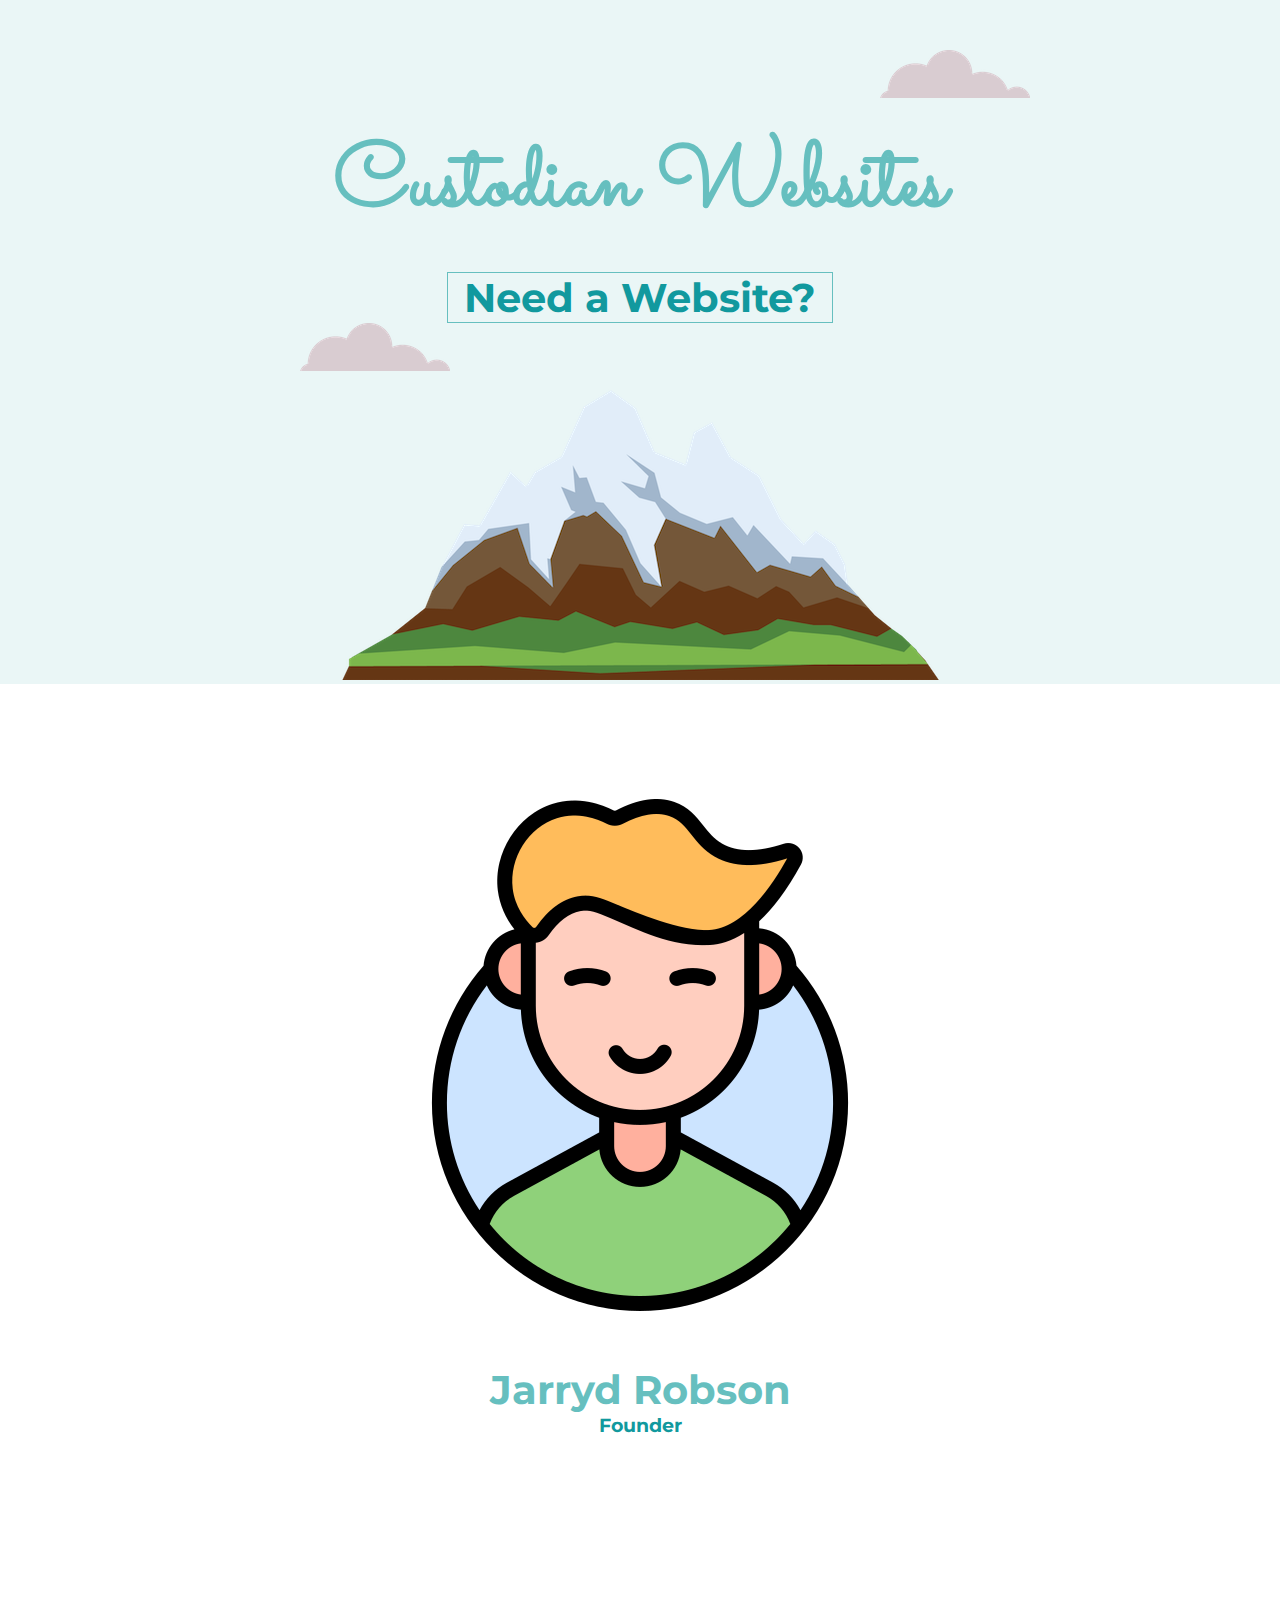
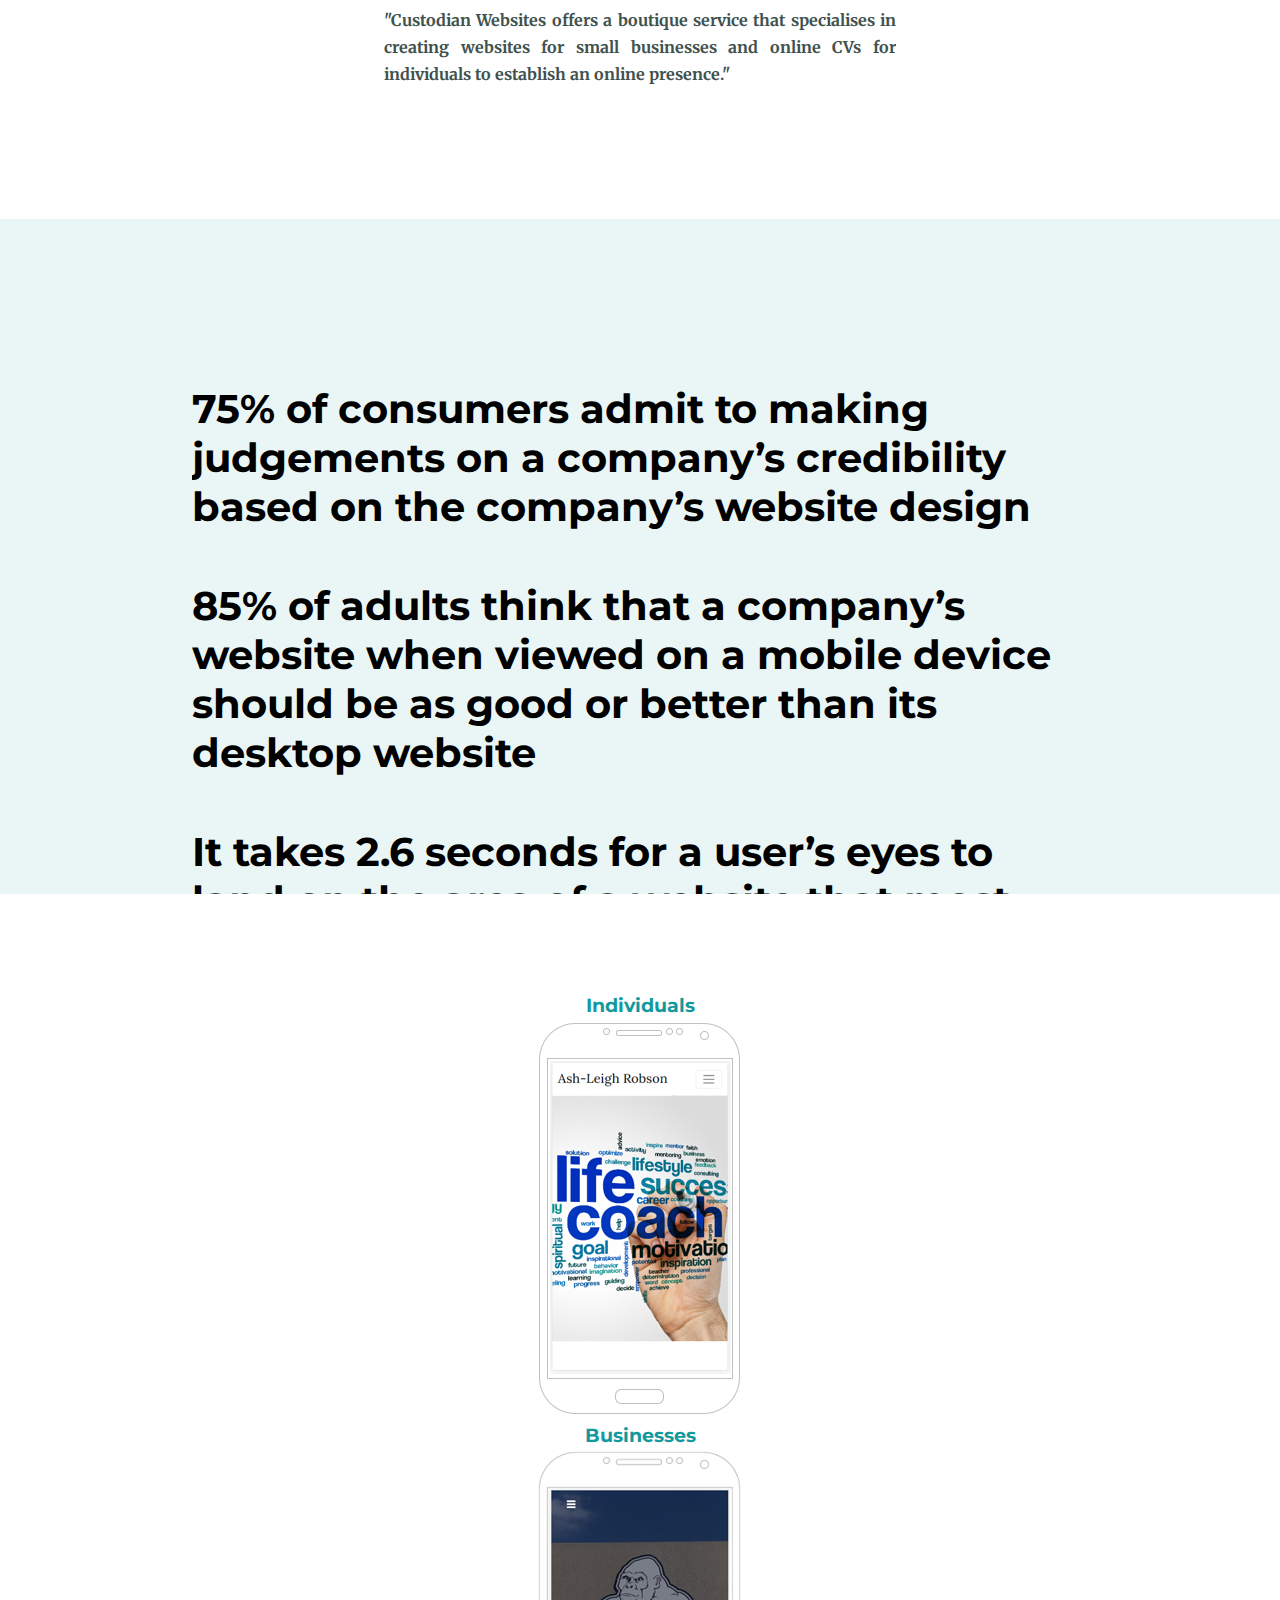
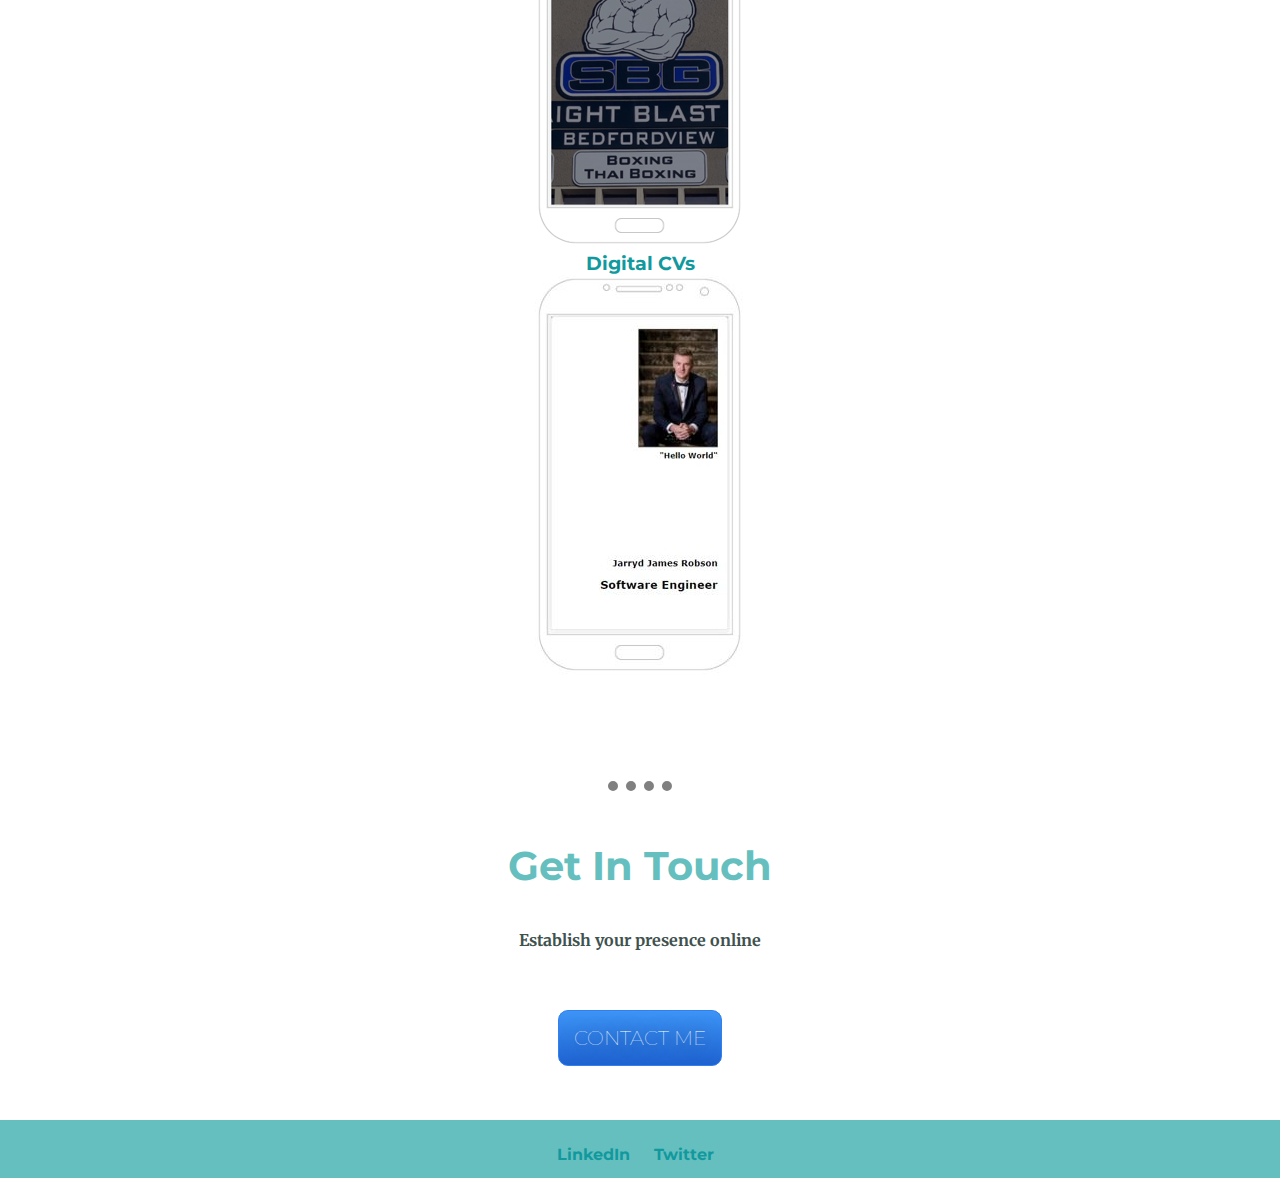
<file: index.html>
<!DOCTYPE html>
<html lang="en" dir="ltr">

<head>
  <meta charset="utf-8">
  <meta content="width=device-width, initial-scale=1" name="viewport" />
  <title>Custodian Websites</title>

  <!-- Fontawesome -->
  <link rel="stylesheet" href="https://use.fontawesome.com/releases/v5.15.4/css/all.css" integrity="sha384-DyZ88mC6Up2uqS4h/KRgHuoeGwBcD4Ng9SiP4dIRy0EXTlnuz47vAwmeGwVChigm" crossorigin="anonymous">

  <!-- Icon -->
  <link rel="icon" href="favicon.ico">

  <!-- Javascript -->
  <script src="https://cdn.jsdelivr.net/npm/bootstrap@5.1.3/dist/js/bootstrap.bundle.min.js" integrity="sha384-ka7Sk0Gln4gmtz2MlQnikT1wXgYsOg+OMhuP+IlRH9sENBO0LRn5q+8nbTov4+1p" crossorigin="anonymous"></script>

  <!-- Bootstrap -->
  <link href="https://cdn.jsdelivr.net/npm/bootstrap@5.1.3/dist/css/bootstrap.min.css" rel="stylesheet" integrity="sha384-1BmE4kWBq78iYhFldvKuhfTAU6auU8tT94WrHftjDbrCEXSU1oBoqyl2QvZ6jIW3" crossorigin="anonymous">

  <!-- Font Import -->
  <link href="https://fonts.googleapis.com/css2?family=Merriweather:wght@300&family=Montserrat:wght@100&family=Sacramento&display=swap" rel="stylesheet">

  <!-- Stylesheet -->
  <link rel="stylesheet" href="style.css">
</head>

<body>

  <!-- Top Section -->
  <div class="nav-bar">
    <img class="top-cloud" src="cloud.png" alt="cloud-img">
    <h1>Custodian Websites</h1>
    <h2 class="first-call"><a href="#contact-me">Need a Website?</a></h2>
    <img class="bottom-cloud" src="cloud.png" alt="cloud-img">
    <img class="mountain" src="mountain.png" alt="mountain-img">
  </div>

  <!-- Section About Founder -->
  <div class="container">
    <div class="middle-container row">
      <div class="col-lg-6">
        <img class="profile-pic" src="man.png" alt="Jay-img">
        <h2>Jarryd Robson</h2>
        <h3>Founder</h>
      </div>
      <div class="profile col-lg-6 about">
        <p>"Custodian Websites offers a boutique service that specialises in creating websites for small businesses and online CVs for individuals to establish an online presence."</p>
      </div>
    </div>
  </div>


  <section class="web-stats">
    <div id="carouselExampleControls" class="carousel slide" data-bs-ride="false">
      <div class="carousel-inner">
        <div class="carousel-item active">
          <h2 class="stats">75% of consumers admit to making judgements on a company’s credibility based on the company’s website design</h>
        </div>
        <div class="carousel-item">
          <h2 class="stats">85% of adults think that a company’s website when viewed on a mobile device should be as good or better than its desktop website</h>
        </div>
        <div class="carousel-item">
          <h2 class="stats">It takes 2.6 seconds for a user’s eyes to land on the area of a website that most influences their first impression</h>
        </div>
        <div class="carousel-item">
          <h2 class="stats">Users spend an average of 5.94 seconds looking at a website’s main image</h>
        </div>
      </div>
      <button class="carousel-control-prev" type="button" data-bs-target="#carouselExampleControls" data-bs-slide="prev">
        <span class="carousel-control-prev-icon" aria-hidden="true"></span>
        <span class="visually-hidden">Previous</span>
      </button>
      <button class="carousel-control-next" type="button" data-bs-target="#carouselExampleControls" data-bs-slide="next">
        <span class="carousel-control-next-icon" aria-hidden="true"></span>
        <span class="visually-hidden">Next</span>
      </button>
    </div>
  </section>

  <div class="skills">
    <h2>My Skills.</h2>
    <div class="skill-row">
      <img class="program-img" src="programming.png" alt="programming-img">
      <h3>Making Websites</h3>
      <p>Lorem ipsum dolor sit amet, quis in duis, iaculis id felis. Consectetuer vestibulum, nunc urna lectus, erat ligula. Hendrerit nam, lectus ante, ut lorem eros.</p>
    </div>
    <div class="skill-row">
      <img class="bjj-img" src="karate.png" alt="gi-img">
      <h3>Brazillian Jiu Jitsu</h3>
      <p>Lorem ipsum dolor sit amet, mauris sed consectetuer. Etiam et eu, bibendum interdum, lacus quis mauris. Curabitur wisi, quisque vel eu, rutrum nam.</p>
    </div>
  </div>

<!-- portfolio section -->
  <div class="row portfolio">
    <div class="col-md-4">
      <h3>Individuals</h3>
      <a href="https://www.coachash.co.za" target="_blank"><img src="individuals.png" alt="Ash-website-img"></a>
    </div>
    <div class="col-md-4">
      <h3>Businesses</h3>
      <a href="https://jayrbsn.github.io/SBG/" target="_blank"><img src="businesses.png" alt="sbg-img"></a>
    </div>
    <div class="col-md-4">
      <h3>Digital CVs</h3>
      <a href="https://jayrbsn.github.io/Hire-Me/" target="_blank"><img src="CVs.png" alt="cv-img"></a>
    </div>

  </div>

  <hr>

  <!-- Contact Section -->
  <div id="contact-me">
    <h2>Get In Touch</h2>
    <p>Establish your presence online</p>
    <a href="mailto:jayrbsn@gmail.com" class="BUTTON_GAZ">CONTACT ME</a>
  </div>
  </div>


  <div class="bottom-container">
    <a class="footer-link" href="https://www.linkedin.com/in/jarryd-robson-0763a649/" target="_blank">LinkedIn<i class="fab fa-linkedin"></i></a>
    <a class="footer-link" href="https://twitter.com/robson_web" target="_blank">Twitter<i class="fab fa-twitter-square"></i></a>
  </div>
</body>

</html>
</file>
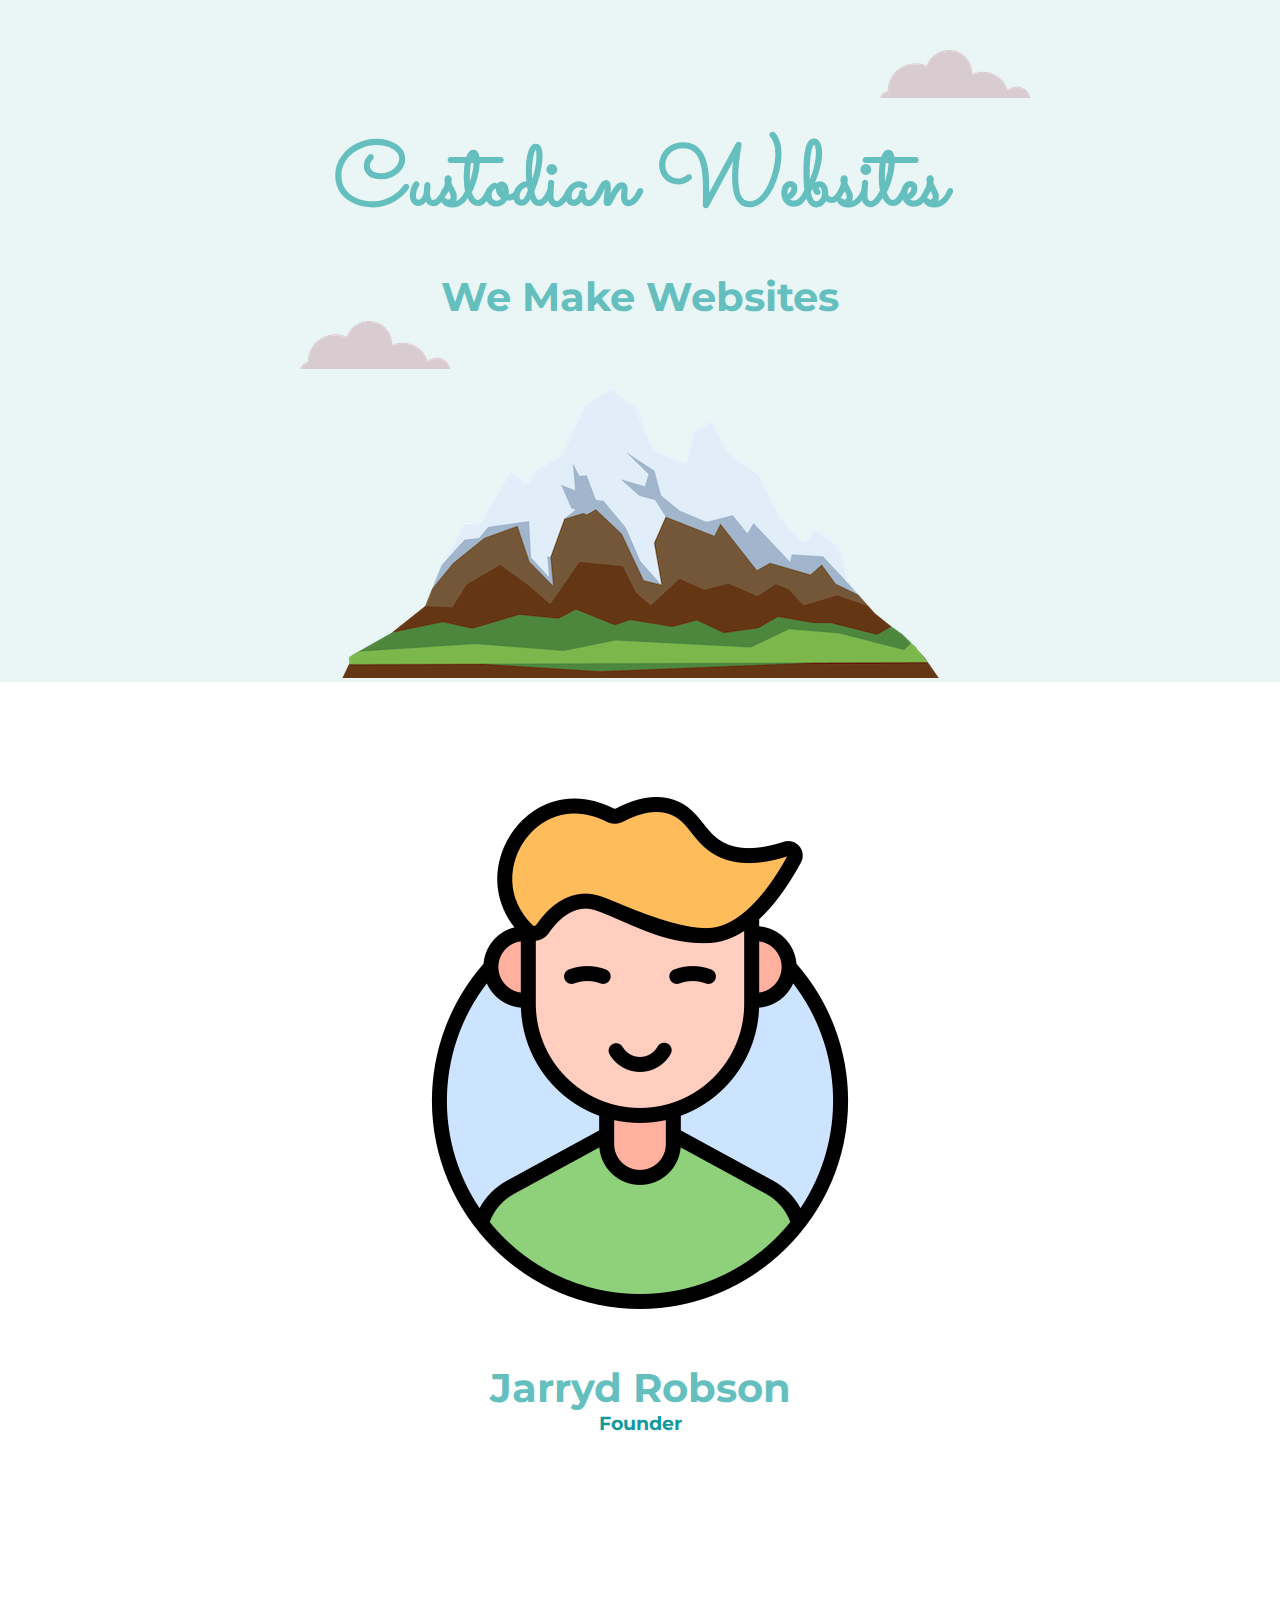
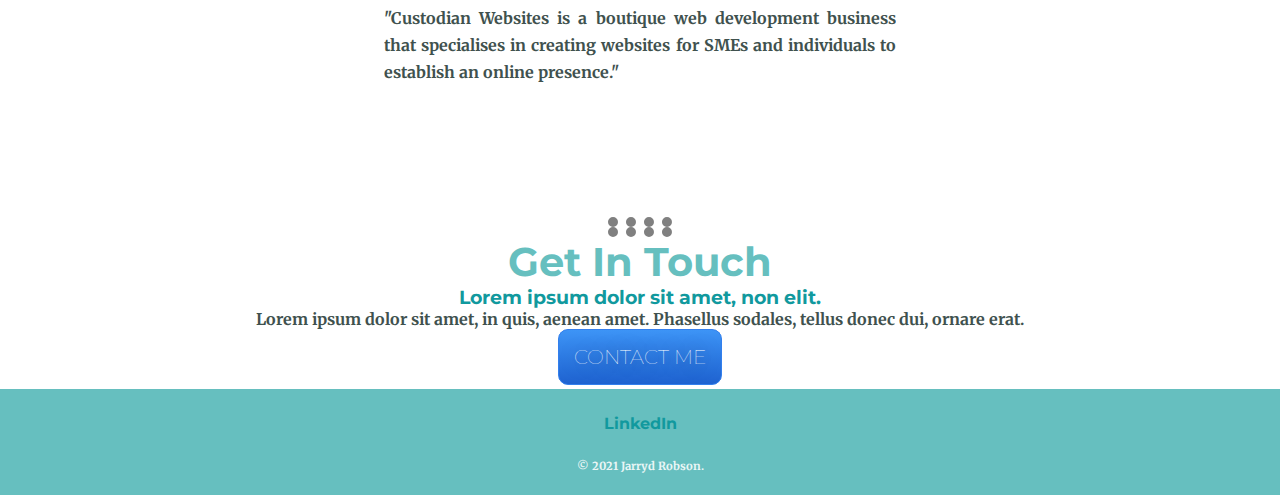
<file: oldIndex.html>
<!DOCTYPE html>
<html lang="en" dir="ltr">

<head>
  <meta charset="utf-8">
  <meta content="width=device-width, initial-scale=1" name="viewport" />
  <title>Custodian Websites</title>

  <!-- Icon -->
  <link rel="icon" href="favicon.ico">

  <!-- Bootstrap -->
  <link href="https://cdn.jsdelivr.net/npm/bootstrap@5.1.3/dist/css/bootstrap.min.css" rel="stylesheet" integrity="sha384-1BmE4kWBq78iYhFldvKuhfTAU6auU8tT94WrHftjDbrCEXSU1oBoqyl2QvZ6jIW3" crossorigin="anonymous">

  <!-- Font Import -->
  <link href="https://fonts.googleapis.com/css2?family=Merriweather:wght@300&family=Montserrat:wght@100&family=Sacramento&display=swap" rel="stylesheet">

  <!-- Stylesheet -->
  <link rel="stylesheet" href="style.css">
</head>

<body>

  <!-- Top Section -->
  <div class="nav-bar">
    <img class="top-cloud" src="cloud.png" alt="cloud-img">
    <h1>Custodian Websites</h1>
    <h2>We Make Websites</h2>
    <img class="bottom-cloud" src="cloud.png" alt="cloud-img">
    <img src="mountain.png" alt="mountain-img">
  </div>

  <!-- Section About Founder -->
  <div class="container">
    <div class="middle-container row">
      <div class="col-lg-6">
        <img class="profile-pic" src="man.png" alt="Jay-img">
        <h2>Jarryd Robson</h2>
        <h3>Founder</h>
      </div>
      <div class="profile col-lg-6 about">
        <p>"Custodian Websites is a boutique web development business that specialises in creating websites for SMEs and individuals to establish an online presence."</p>
      </div>
    </div>

    <hr>

    <div class="skills">
      <h2>My Skills.</h2>
      <div class="skill-row">
        <img class="program-img" src="programming.png" alt="programming-img">
        <h3>Making Websites</h3>
        <p>Lorem ipsum dolor sit amet, quis in duis, iaculis id felis. Consectetuer vestibulum, nunc urna lectus, erat ligula. Hendrerit nam, lectus ante, ut lorem eros.</p>
      </div>
      <div class="skill-row">
        <img class="bjj-img" src="karate.png" alt="gi-img">
        <h3>Brazillian Jiu Jitsu</h3>
        <p>Lorem ipsum dolor sit amet, mauris sed consectetuer. Etiam et eu, bibendum interdum, lacus quis mauris. Curabitur wisi, quisque vel eu, rutrum nam.</p>
      </div>
    </div>
    <hr>
    <div class="contact-me">
      <h2>Get In Touch</h2>
      <h3>Lorem ipsum dolor sit amet, non elit.</h3>
      <p>Lorem ipsum dolor sit amet, in quis, aenean amet. Phasellus sodales, tellus donec dui, ornare erat.</p>
      <a href="mailto:jayrbsn@gmail.com" class="BUTTON_GAZ">CONTACT ME</a>
    </div>
  </div>


  <div class="bottom-container">
    <a class="footer-link" href="www.linkedin.com/in/jarryd-robson-0763a649">LinkedIn</a>
    <p>© 2021 Jarryd Robson.</p>
  </div>
</body>

</html>
</file>
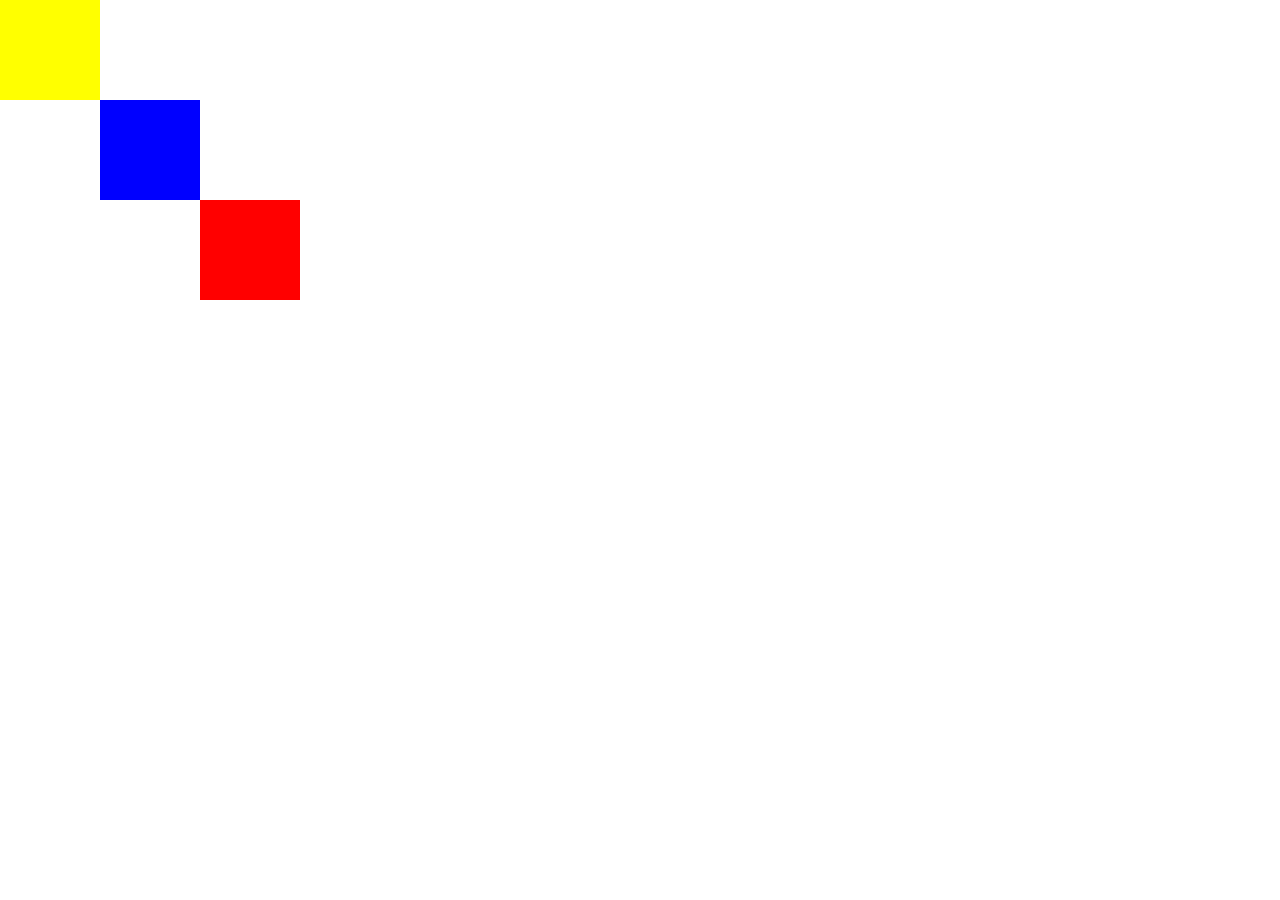
<file: square.html>
<!DOCTYPE html>
<html lang="en" dir="ltr">
  <head>
    <meta charset="utf-8">
    <title>Squares</title>
    <style>
      *{
        margin: 0;
      }
      .square1{
        width:100px;
        height:100px;
        background-color: red;
        position: absolute;
        top: 200px;
        left: 200px;
      }
      .square2{
        width:100px;
        height:100px;
        background-color:blue;
        position: absolute;
        top: 100px;
        left: 100px;
      }
      .square3{
        width:100px;
        height:100px;
        background-color: yellow;
        position: absolute;
      }
    </style>
  </head>
  <body>
    <div class="square1">

    </div>
    <div class="square2">

    </div>
    <div class="square3">

    </div>
  </body>
</html>
</file>
<file: style.css>
* {
  margin: 0;
  overflow-x: hidden;
}

body {
  text-align: center;
  font-family: 'Merriweather', serif;
  color: #40514E;
  font-weight: bold;
}

h2 {
  font-family: 'Montserrat', sans-serif;
  font-size: 2.5rem;
  color: #66BFBF;
}

h3 {
  font-family: 'Montserrat', sans-serif;
  color: #11999E;
}

a {
  color: #11999E;
  text-decoration: none;
}

hr {
  border: 10px dotted;
  border-style: none none dotted;
  width: 5%;
  margin: auto;
  color: grey;
  background-color: inherit;
}

.nav-bar {
  background-color: #EAF6F6;
  margin: auto;
  width: 100%;
  position: relative;
  padding-top: 100px;
}

.nav-bar h1 {
  padding: 20px;
  font-family: 'Sacramento', cursive;
  font-size: 5.62rem;
  margin: 50 auto 0 auto;
  color: #66BFBF;
}

.first-call{
  width: 30%;
  margin: auto;
  border: solid 1px;
  transition: 0.5s;
}

.first-call:hover{
  cursor: pointer;
  border: solid 5px;
}

.nav-bar p {
  padding: 0 20px 20px 20px;
  color: #40514E;
}

.bottom-cloud {
  position: absolute;
  left: 300px;
}

.top-cloud {
  position: absolute;
  top: 50px;
  right: 250px;
  bottom: 300px;
}

@media(max-width: 700px) {
  .nav-bar {
    min-height: 70vh;
    max-height: 95vh;
    overflow-y: hidden;
    padding-top: 150px;
  }

  .nav-bar h1 {
    padding-top: 70px;
    font-size: 60px;
  }

  .nav-bar h2 {
    font-size: 25px;
  }

  .first-call{
    width: 70%;
  }

  .bottom-cloud {
    position: absolute;
    left: 200px;
    margin-top: 100px;
  }

  .mountain{
    visibility: hidden;
  }
}

/*---Profile Section---*/
.profile-pic {
  margin: 100px auto 50px auto;
  width: 40%;
}

.middle-container{
  padding: 15px 0 80px;
}

.about{
  margin: 170px auto 50px;
  text-align: justify;
  width: 40%;
  color: #40514E;
  line-height: 1.7;
}



@media(max-width: 700px) {
  .about {
    width: 70%;
    text-align: left;
    margin: 60px auto 20px;
  }

  hr {
    width: 15%;
    color: grey;
  }
}

/* Stats Section */

.web-stats{
  background-color: #EAF6F6;
  width: 100%;
  height: 75vh;
}

.stats{
  width: 70%;
  margin: auto;
  color: black;
  padding: 25px 0;
  font-weight: bold;
  text-align: left;
}

.carousel-control-prev-icon{
  margin-top: 135px;
  background-image: url("data:image/svg+xml,<svg xmlns='http://www.w3.org/2000/svg' viewBox='0 0 16 16' fill='black'><path d='M11.354 1.646a.5.5 0 0 1 0 .708L5.707 8l5.647 5.646a.5.5 0 0 1-.708.708l-6-6a.5.5 0 0 1 0-.708l6-6a.5.5 0 0 1 .708 0z'/></svg>");
}

.carousel-control-next-icon{
  margin-top: 135px;
  background-image: url("data:image/svg+xml,<svg xmlns='http://www.w3.org/2000/svg' viewBox='0 0 16 16' fill='black'><path d='M4.646 1.646a.5.5 0 0 1 .708 0l6 6a.5.5 0 0 1 0 .708l-6 6a.5.5 0 0 1-.708-.708L10.293 8 4.646 2.354a.5.5 0 0 1 0-.708z'/></svg>");
}

.carousel-inner{
margin: 140px auto 0;
}

@media(max-width: 700px) {
  .stats{
    font-size: 24px;
  }

  .carousel-inner{
  margin: 130px auto 0;
  }
}

/*---Skills Section---*/
.skills {
  margin-top: 50px;
  display: none;
}

.skill-row {
  width: 50%;
  margin: 80px auto 100px auto;
}

.skill-row h3 {
  text-align: left;
  line-height: 2;
}

.skill-row p {
  text-align: left;
  line-height: 2;
}

.program-img {
  width: 25%;
  float: left;
  margin-right: 30px;
}

.bjj-img {
  width: 25%;
  float: right;
  margin-left: 30px;
}

@media(max-width: 700px) {
  .skill-row p {
    width: 100%;
    text-align: justify;
    margin-top: 15px;
  }

  .skill-row {
    width: 70%;
    margin: 60px auto 50px auto;
  }

  .program-img {
    padding-bottom: 0;
    padding-top: 7px;
  }

  .bjj-img {
    padding-top: 7px;
  }
}

/* portfolio section */
.portfolio{
  margin: 100px auto 100px;
}

.portfolio h3{
  font-weight: bold;
}

.portfolio img:hover{
  width: 50%;
}

@media (max-width: 700px){
  .portfolio{
    margin: 10px auto 80px;
  }

  .portfolio h3{
    margin-top: 50px;
  }
}

/*---Contact Section---*/
#contact-me {
  margin: 50px auto;
}

#contact-me h2 {
  margin-bottom: 15px;
}

#contact-me h3 {
  margin-top: 15px;
  margin-bottom: 15px;
}

#contact-me p {
  margin: 40px auto 60px;
}

@media(max-width: 700px){
  #contact-me{
    width: 80%;
  }

  #contact-me h2{
    font-size: 35px;
  }
}

/*---Section for footer---*/
.bottom-container {
  display: block;
  background-color: #66BFBF;
}

.bottom-container p {
  color: #EAF6F6;
  margin: 2px auto;
  font-size: 0.7rem;
  padding-top: 10px;
  padding-bottom: 20px;
}

.footer-link {
  padding: 10px 5px 0;
  display: inline-block;
  margin: 15px auto 10px auto;
  color: #11999E;
  text-decoration: none;
  font-family: 'Montserrat', sans-serif;
}

.footer-link:hover {
  color: #EAF6F6;
}

.fab{
  padding: 0 5px;
}

@media(max-width: 700px){
  .footer a{
    padding: 15px 0 0 0;
  }

  .bottom-container p{
    padding: 0;
  }
}

/*---CSS for contact button---*/
.BUTTON_GAZ {
  background: #3D94F6;
  background-image: -webkit-linear-gradient(top, #3D94F6, #1E62D0);
  background-image: -moz-linear-gradient(top, #3D94F6, #1E62D0);
  background-image: -ms-linear-gradient(top, #3D94F6, #1E62D0);
  background-image: -o-linear-gradient(top, #3D94F6, #1E62D0);
  background-image: -webkit-gradient(to bottom, #3D94F6, #1E62D0);
  -webkit-border-radius: 20px;
  -moz-border-radius: 20px;
  border-radius: 10px;
  color: #FFFFFF;
  font-family: 'Montserrat', sans-serif;
  font-size: 20px;
  font-weight: 100;
  padding: 15px;
  text-shadow: 1px 1px 20px #000000;
  border: solid #337FED 1px;
  text-decoration: none;
  display: inline-block;
  cursor: pointer;
  text-align: center;
}

.BUTTON_GAZ:hover {
  border: solid #337FED 1px;
  background: #1E62D0;
  background-image: -webkit-linear-gradient(top, #1E62D0, #3D94F6);
  background-image: -moz-linear-gradient(top, #1E62D0, #3D94F6);
  background-image: -ms-linear-gradient(top, #1E62D0, #3D94F6);
  background-image: -o-linear-gradient(top, #1E62D0, #3D94F6);
  background-image: -webkit-gradient(to bottom, #1E62D0, #3D94F6);
  -webkit-border-radius: 20px;
  -moz-border-radius: 20px;
  border-radius: 20px;
  text-decoration: none;
}
</file>
